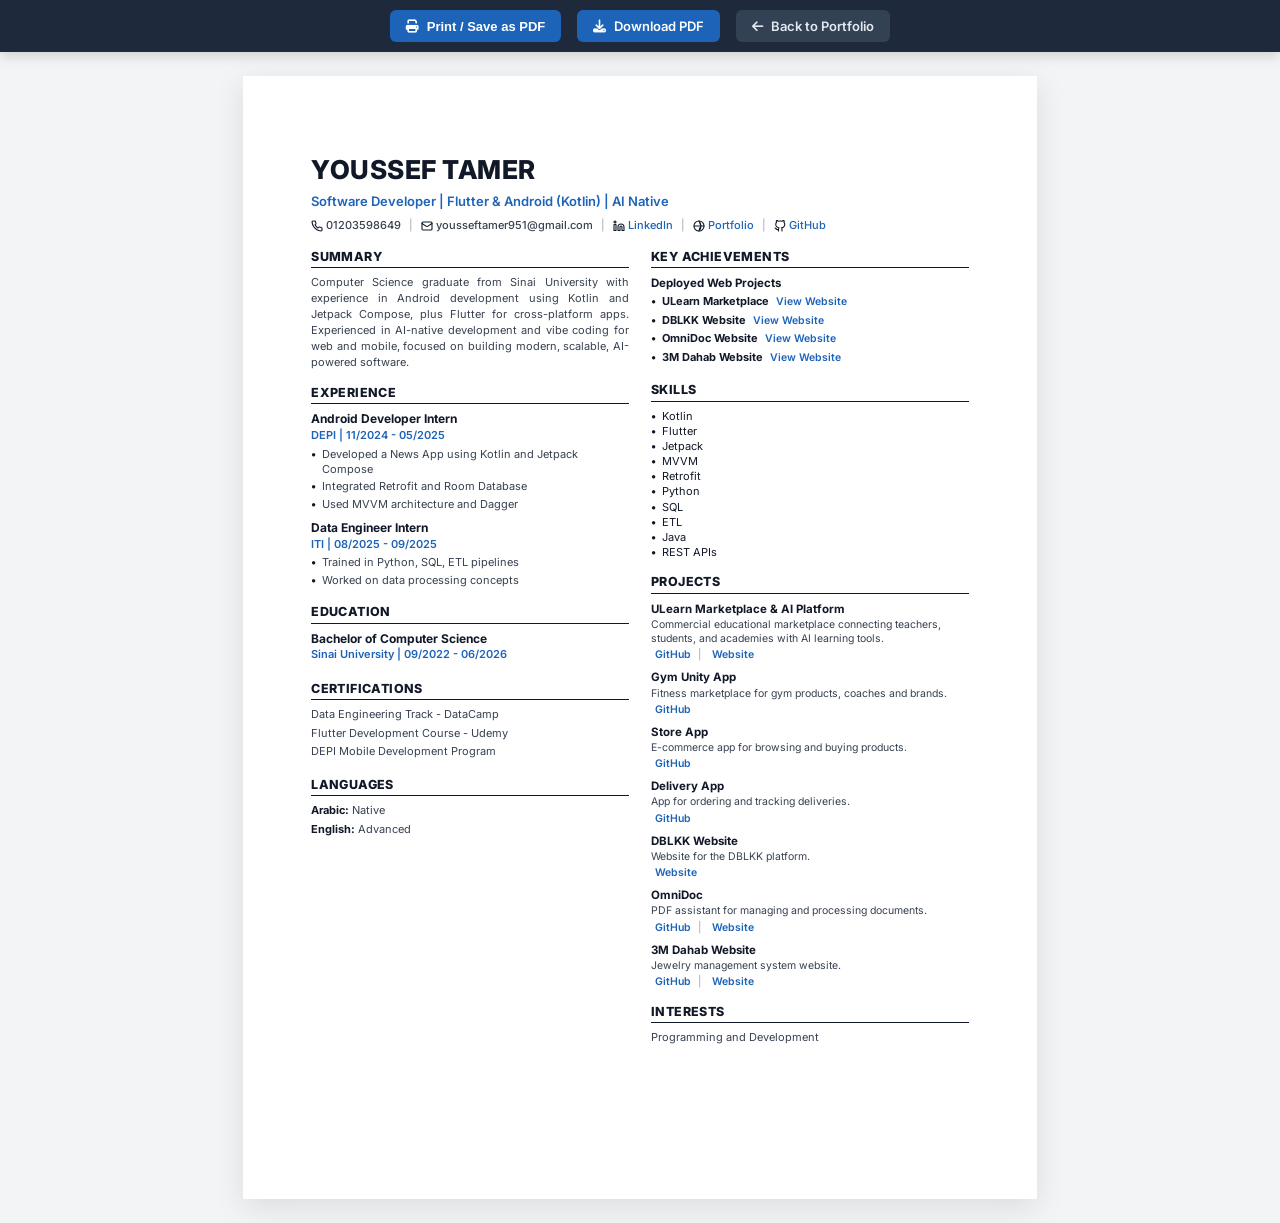
<file: cv.html>
<!DOCTYPE html>
<html lang="en">
<head>
  <meta charset="UTF-8">
  <meta name="viewport" content="width=device-width, initial-scale=1.0">
  <title>Youssef Tamer - CV / Resume</title>
  <link rel="preconnect" href="https://fonts.googleapis.com">
  <link rel="preconnect" href="https://fonts.gstatic.com" crossorigin>
  <link href="https://fonts.googleapis.com/css2?family=Inter:wght@400;500;600;700;800&display=swap" rel="stylesheet">
  <link rel="stylesheet" href="https://cdnjs.cloudflare.com/ajax/libs/font-awesome/6.4.0/css/all.min.css">
  <style>
    :root {
      --primary: #1d63b8;
      --primary-hover: #154c8f;
      --text-dark: #111827;
      --text-muted: #374151;
      --border-dark: #111827;
      --border-light: #e5e7eb;
      --bg: #ffffff;
    }

    * {
      box-sizing: border-box;
      margin: 0;
      padding: 0;
    }

    body {
      font-family: 'Inter', -apple-system, BlinkMacSystemFont, 'Segoe UI', Roboto, sans-serif;
      background-color: #f3f4f6;
      color: var(--text-dark);
      line-height: 1.4;
      font-size: 11.5px;
      -webkit-font-smoothing: antialiased;
    }

    /* Floating action toolbar for web view */
    .action-toolbar {
      position: sticky;
      top: 0;
      z-index: 100;
      background: #1e293b;
      color: #fff;
      padding: 10px 20px;
      display: flex;
      justify-content: center;
      gap: 16px;
      box-shadow: 0 4px 12px rgba(0,0,0,0.15);
    }

    .action-btn {
      display: inline-flex;
      align-items: center;
      gap: 8px;
      padding: 7px 16px;
      border-radius: 6px;
      font-size: 13px;
      font-weight: 600;
      text-decoration: none;
      cursor: pointer;
      border: none;
      transition: all 0.2s ease;
    }

    .btn-primary {
      background: var(--primary);
      color: #fff;
    }

    .btn-primary:hover {
      background: var(--primary-hover);
    }

    .btn-secondary {
      background: #334155;
      color: #e2e8f0;
    }

    .btn-secondary:hover {
      background: #475569;
    }

    /* CV Document Container */
    .page-container {
      width: 210mm;
      min-height: 297mm;
      margin: 24px auto;
      background: #ffffff;
      padding: 20mm 18mm;
      box-shadow: 0 8px 30px rgba(0, 0, 0, 0.1);
      position: relative;
    }

    /* Header Section */
    .cv-header {
      margin-bottom: 14px;
    }

    .cv-name {
      font-size: 26px;
      font-weight: 800;
      letter-spacing: 0.5px;
      color: var(--text-dark);
      margin-bottom: 4px;
      text-transform: uppercase;
    }

    .cv-subtitle {
      font-size: 13px;
      font-weight: 600;
      color: var(--primary);
      margin-bottom: 8px;
    }

    .cv-contact {
      display: flex;
      flex-wrap: wrap;
      align-items: center;
      gap: 8px;
      font-size: 11px;
      color: var(--text-muted);
    }

    .cv-contact .sep {
      color: #9ca3af;
    }

    .cv-contact a {
      color: var(--primary);
      text-decoration: none;
      font-weight: 500;
      display: inline-flex;
      align-items: center;
      gap: 3.5px;
    }

    .cv-contact a:hover {
      text-decoration: underline;
    }

    .cv-icon-img {
      width: 11.5px;
      height: 11.5px;
      vertical-align: -1px;
      display: inline-block;
    }

    /* Two-Column Grid */
    .cv-grid {
      display: grid;
      grid-template-columns: 1fr 1fr;
      column-gap: 22px;
    }

    .column {
      display: flex;
      flex-direction: column;
      gap: 13px;
    }

    /* Section Styling */
    .section-title {
      font-size: 12.5px;
      font-weight: 800;
      text-transform: uppercase;
      letter-spacing: 0.4px;
      color: var(--text-dark);
      padding-bottom: 2px;
      border-bottom: 1.5px solid var(--border-dark);
      margin-bottom: 7px;
    }

    /* Summary */
    .summary-text {
      font-size: 11px;
      line-height: 1.45;
      color: var(--text-muted);
      text-align: justify;
    }

    /* Experience Items */
    .exp-item {
      margin-bottom: 8px;
    }

    .exp-item:last-child {
      margin-bottom: 0;
    }

    .item-title {
      font-size: 12px;
      font-weight: 700;
      color: var(--text-dark);
    }

    .item-meta {
      font-size: 11px;
      font-weight: 600;
      color: var(--primary);
      margin-bottom: 3px;
    }

    .item-bullets {
      list-style-type: none;
      padding-left: 0;
    }

    .item-bullets li {
      position: relative;
      padding-left: 11px;
      font-size: 11px;
      line-height: 1.4;
      color: var(--text-muted);
      margin-bottom: 2px;
    }

    .item-bullets li::before {
      content: "•";
      position: absolute;
      left: 0;
      color: var(--text-dark);
      font-weight: bold;
    }

    /* Education */
    .edu-item {
      margin-bottom: 4px;
    }

    /* Certifications & Languages & Interests */
    .simple-list {
      list-style: none;
      padding: 0;
    }

    .simple-list li {
      font-size: 11px;
      line-height: 1.45;
      color: var(--text-muted);
      margin-bottom: 2.5px;
    }

    .simple-list li strong {
      color: var(--text-dark);
    }

    /* Key Achievements */
    .subheading {
      font-size: 11.5px;
      font-weight: 700;
      color: var(--text-dark);
      margin-bottom: 3px;
    }

    .achievement-list {
      list-style: none;
      padding: 0;
    }

    .achievement-list li {
      position: relative;
      padding-left: 11px;
      font-size: 11px;
      line-height: 1.45;
      color: var(--text-dark);
      margin-bottom: 2.5px;
    }

    .achievement-list li::before {
      content: "•";
      position: absolute;
      left: 0;
      color: var(--text-dark);
      font-weight: bold;
    }

    .achievement-list a, .proj-links a {
      color: var(--primary);
      text-decoration: none;
      font-size: 10.5px;
      font-weight: 600;
      margin-left: 4px;
    }

    .achievement-list a:hover, .proj-links a:hover {
      text-decoration: underline;
    }

    /* Skills List */
    .skills-list {
      list-style: none;
      padding: 0;
    }

    .skills-list li {
      position: relative;
      padding-left: 11px;
      font-size: 11px;
      line-height: 1.38;
      color: var(--text-dark);
    }

    .skills-list li::before {
      content: "•";
      position: absolute;
      left: 0;
      color: var(--text-dark);
      font-weight: bold;
    }

    /* Projects */
    .proj-item {
      margin-bottom: 6.5px;
    }

    .proj-item:last-child {
      margin-bottom: 0;
    }

    .proj-title {
      font-size: 11.5px;
      font-weight: 700;
      color: var(--text-dark);
    }

    .proj-desc {
      font-size: 10.5px;
      color: var(--text-muted);
      line-height: 1.35;
      margin: 1px 0 2px 0;
    }

    .proj-links {
      font-size: 10.5px;
    }

    .proj-links .sep {
      color: #9ca3af;
      margin: 0 4px;
    }

    /* Print media styles */
    @media print {
      body {
        background: #ffffff;
        font-size: 10.5pt;
      }

      .action-toolbar {
        display: none !important;
      }

      .page-container {
        width: 100% !important;
        margin: 0 !important;
        padding: 12mm 14mm !important;
        box-shadow: none !important;
        border: none !important;
      }

      @page {
        size: A4 portrait;
        margin: 0;
      }
    }
  </style>
</head>
<body>

  <!-- Screen Toolbar -->
  <div class="action-toolbar">
    <button class="action-btn btn-primary" onclick="window.print()">
      <i class="fa-solid fa-print"></i> Print / Save as PDF
    </button>
    <a href="Youssef_Tamer_CV.pdf?v=20261102" class="action-btn btn-primary" download="Youssef_Tamer_CV.pdf">
      <i class="fa-solid fa-download"></i> Download PDF
    </a>
    <a href="index.html" class="action-btn btn-secondary">
      <i class="fa-solid fa-arrow-left"></i> Back to Portfolio
    </a>
  </div>

  <div class="page-container">
    <!-- Header -->
    <header class="cv-header">
      <h1 class="cv-name">Youssef Tamer</h1>
      <div class="cv-subtitle">Software Developer | Flutter & Android (Kotlin) | AI Native</div>
      <div class="cv-contact">
        <a href="tel:01203598649" style="color: inherit; text-decoration: none;"><img class="cv-icon-img" src='data:image/svg+xml;utf8,<svg xmlns="http://www.w3.org/2000/svg" width="12" height="12" viewBox="0 0 24 24" fill="none" stroke="%23111827" stroke-width="2.2" stroke-linecap="round" stroke-linejoin="round"><path d="M22 16.92v3a2 2 0 0 1-2.18 2 19.79 19.79 0 0 1-8.63-3.07 19.5 19.5 0 0 1-6-6 19.79 19.79 0 0 1-3.07-8.67A2 2 0 0 1 4.11 2h3a2 2 0 0 1 2 1.72 12.84 12.84 0 0 0 .7 2.81 2 2 0 0 1-.45 2.11L8.09 9.91a16 16 0 0 0 6 6l1.27-1.27a2 2 0 0 1 2.11-.45 12.84 12.84 0 0 0 2.81.7A2 2 0 0 1 22 16.92z"/></svg>' alt="Phone"> 01203598649</a>
        <span class="sep">|</span>
        <a href="mailto:yousseftamer951@gmail.com" style="color: inherit; text-decoration: none;"><img class="cv-icon-img" src='data:image/svg+xml;utf8,<svg xmlns="http://www.w3.org/2000/svg" width="12" height="12" viewBox="0 0 24 24" fill="none" stroke="%23111827" stroke-width="2.2" stroke-linecap="round" stroke-linejoin="round"><rect width="20" height="16" x="2" y="4" rx="2"/><path d="m22 7-8.97 5.7a1.94 1.94 0 0 1-2.06 0L2 7"/></svg>' alt="Email"> yousseftamer951@gmail.com</a>
        <span class="sep">|</span>
        <a href="https://www.linkedin.com/in/youssef-tamer-169827248/" id="cv-linkedin-link" target="_blank" rel="noopener noreferrer"><img class="cv-icon-img" src='data:image/svg+xml;utf8,<svg xmlns="http://www.w3.org/2000/svg" width="12" height="12" viewBox="0 0 24 24" fill="none" stroke="%23111827" stroke-width="2.2" stroke-linecap="round" stroke-linejoin="round"><path d="M16 8a6 6 0 0 1 6 6v7h-4v-7a2 2 0 0 0-2-2 2 2 0 0 0-2 2v7h-4v-7a6 6 0 0 1 6-6z"/><rect width="4" height="12" x="2" y="9"/><circle cx="4" cy="4" r="2"/></svg>' alt="LinkedIn"> LinkedIn</a>
        <span class="sep">|</span>
        <a href="https://tayson202.github.io/portfolio/" target="_blank" rel="noopener noreferrer"><img class="cv-icon-img" src='data:image/svg+xml;utf8,<svg xmlns="http://www.w3.org/2000/svg" width="12" height="12" viewBox="0 0 24 24" fill="none" stroke="%23111827" stroke-width="2.2" stroke-linecap="round" stroke-linejoin="round"><circle cx="12" cy="12" r="10"/><line x1="2" y1="12" x2="22" y2="12"/><path d="M12 2a15.3 15.3 0 0 1 4 10 15.3 15.3 0 0 1-4 10 15.3 15.3 0 0 1 4-10z"/></svg>' alt="Portfolio"> Portfolio</a>
        <span class="sep">|</span>
        <a href="https://github.com/tayson202" target="_blank" rel="noopener noreferrer"><img class="cv-icon-img" src='data:image/svg+xml;utf8,<svg xmlns="http://www.w3.org/2000/svg" width="12" height="12" viewBox="0 0 24 24" fill="none" stroke="%23111827" stroke-width="2.2" stroke-linecap="round" stroke-linejoin="round"><path d="M9 19c-5 1.5-5-2.5-7-3m14 6v-3.87a3.37 3.37 0 0 0-.94-2.61c3.14-.35 6.44-1.54 6.44-7A5.44 5.44 0 0 0 20 4.77 5.07 5.07 0 0 0 19.91 1S18.73.65 16 2.48a13.38 13.38 0 0 0-7 0C6.27.65 5.09 1 5.09 1A5.07 5.07 0 0 0 5 4.77a5.44 5.44 0 0 0-1.5 3.78c0 5.42 3.3 6.61 6.44 7A3.37 3.37 0 0 0 9 18.13V22"/></svg>' alt="GitHub"> GitHub</a>
      </div>
    </header>

    <!-- Two-Column Layout -->
    <div class="cv-grid">
      <!-- Left Column -->
      <div class="column">
        <!-- Summary -->
        <section>
          <h2 class="section-title">Summary</h2>
          <p class="summary-text">
            Computer Science graduate from Sinai University with experience in Android development using Kotlin and Jetpack Compose, plus Flutter for cross-platform apps. Experienced in AI-native development and vibe coding for web and mobile, focused on building modern, scalable, AI-powered software.
          </p>
        </section>

        <!-- Experience -->
        <section>
          <h2 class="section-title">Experience</h2>
          
          <div class="exp-item">
            <div class="item-title">Android Developer Intern</div>
            <div class="item-meta">DEPI | 11/2024 - 05/2025</div>
            <ul class="item-bullets">
              <li>Developed a News App using Kotlin and Jetpack Compose</li>
              <li>Integrated Retrofit and Room Database</li>
              <li>Used MVVM architecture and Dagger</li>
            </ul>
          </div>

          <div class="exp-item">
            <div class="item-title">Data Engineer Intern</div>
            <div class="item-meta">ITI | 08/2025 - 09/2025</div>
            <ul class="item-bullets">
              <li>Trained in Python, SQL, ETL pipelines</li>
              <li>Worked on data processing concepts</li>
            </ul>
          </div>
        </section>

        <!-- Education -->
        <section>
          <h2 class="section-title">Education</h2>
          <div class="edu-item">
            <div class="item-title">Bachelor of Computer Science</div>
            <div class="item-meta">Sinai University | 09/2022 - 06/2026</div>
          </div>
        </section>

        <!-- Certifications -->
        <section>
          <h2 class="section-title">Certifications</h2>
          <ul class="simple-list">
            <li>Data Engineering Track - DataCamp</li>
            <li>Flutter Development Course - Udemy</li>
            <li>DEPI Mobile Development Program</li>
          </ul>
        </section>

        <!-- Languages -->
        <section>
          <h2 class="section-title">Languages</h2>
          <ul class="simple-list">
            <li><strong>Arabic:</strong> Native</li>
            <li><strong>English:</strong> Advanced</li>
          </ul>
        </section>
      </div>

      <!-- Right Column -->
      <div class="column">
        <!-- Key Achievements -->
        <section>
          <h2 class="section-title">Key Achievements</h2>
          <div class="subheading">Deployed Web Projects</div>
          <ul class="achievement-list">
            <li><strong>ULearn Marketplace</strong> <a href="https://ul-theta.vercel.app" target="_blank">View Website</a></li>
            <li><strong>DBLKK Website</strong> <a href="https://dblkk-eg.vercel.app/" target="_blank">View Website</a></li>
            <li><strong>OmniDoc Website</strong> <a href="https://tayson202.github.io/pdf-assist/" target="_blank">View Website</a></li>
            <li><strong>3M Dahab Website</strong> <a href="https://jewelry-management-system-backend.vercel.app" target="_blank">View Website</a></li>
          </ul>
        </section>

        <!-- Skills -->
        <section>
          <h2 class="section-title">Skills</h2>
          <ul class="skills-list">
            <li>Kotlin</li>
            <li>Flutter</li>
            <li>Jetpack</li>
            <li>MVVM</li>
            <li>Retrofit</li>
            <li>Python</li>
            <li>SQL</li>
            <li>ETL</li>
            <li>Java</li>
            <li>REST APIs</li>
          </ul>
        </section>

        <!-- Projects -->
        <section>
          <h2 class="section-title">Projects</h2>

          <div class="proj-item">
            <div class="proj-title">ULearn Marketplace & AI Platform</div>
            <p class="proj-desc">Commercial educational marketplace connecting teachers, students, and academies with AI learning tools.</p>
            <div class="proj-links">
              <a href="https://github.com/tayson202" target="_blank">GitHub</a>
              <span class="sep">|</span>
              <a href="https://ul-theta.vercel.app" target="_blank">Website</a>
            </div>
          </div>

          <div class="proj-item">
            <div class="proj-title">Gym Unity App</div>
            <p class="proj-desc">Fitness marketplace for gym products, coaches and brands.</p>
            <div class="proj-links">
              <a href="https://github.com/tayson202" target="_blank">GitHub</a>
            </div>
          </div>

          <div class="proj-item">
            <div class="proj-title">Store App</div>
            <p class="proj-desc">E-commerce app for browsing and buying products.</p>
            <div class="proj-links">
              <a href="https://github.com/tayson202" target="_blank">GitHub</a>
            </div>
          </div>

          <div class="proj-item">
            <div class="proj-title">Delivery App</div>
            <p class="proj-desc">App for ordering and tracking deliveries.</p>
            <div class="proj-links">
              <a href="https://github.com/tayson202" target="_blank">GitHub</a>
            </div>
          </div>

          <div class="proj-item">
            <div class="proj-title">DBLKK Website</div>
            <p class="proj-desc">Website for the DBLKK platform.</p>
            <div class="proj-links">
              <a href="https://dblkk-eg.vercel.app/" target="_blank">Website</a>
            </div>
          </div>

          <div class="proj-item">
            <div class="proj-title">OmniDoc</div>
            <p class="proj-desc">PDF assistant for managing and processing documents.</p>
            <div class="proj-links">
              <a href="https://github.com/tayson202/pdf-assist" target="_blank">GitHub</a>
              <span class="sep">|</span>
              <a href="https://tayson202.github.io/pdf-assist/" target="_blank">Website</a>
            </div>
          </div>

          <div class="proj-item">
            <div class="proj-title">3M Dahab Website</div>
            <p class="proj-desc">Jewelry management system website.</p>
            <div class="proj-links">
              <a href="https://github.com/tayson202" target="_blank">GitHub</a>
              <span class="sep">|</span>
              <a href="https://jewelry-management-system-backend.vercel.app" target="_blank">Website</a>
            </div>
          </div>
        </section>

        <!-- Interests -->
        <section>
          <h2 class="section-title">Interests</h2>
          <p class="summary-text">Programming and Development</p>
        </section>
      </div>
    </div>
  </div>

</body>
</html>
</file>
